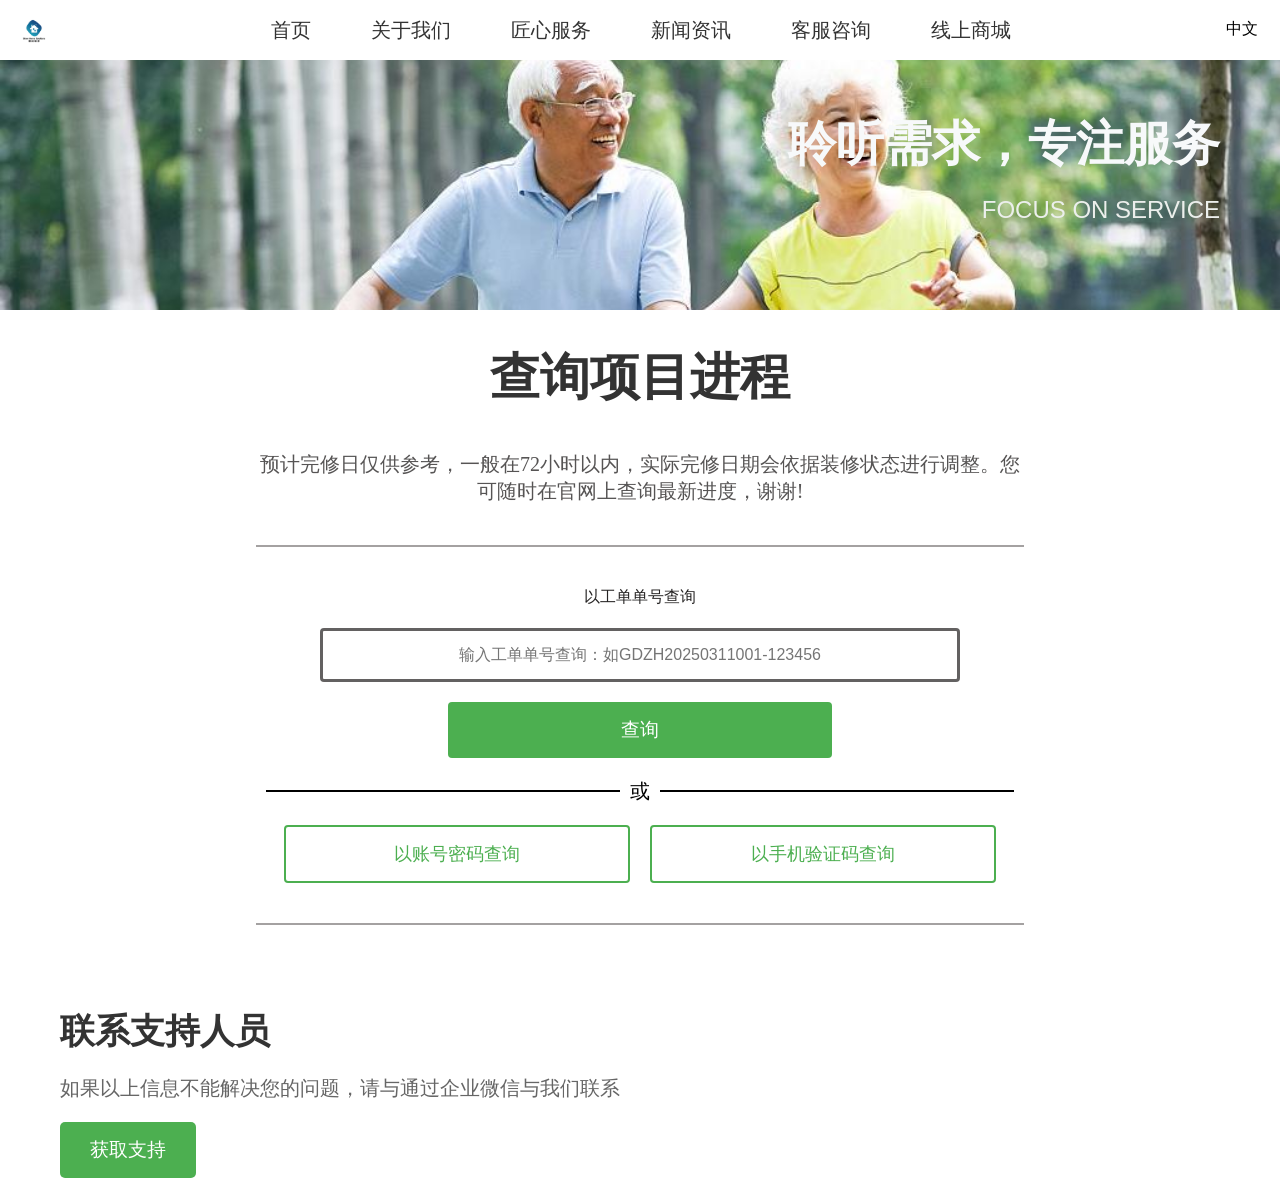
<file: contact.html>
<!DOCTYPE html>
<html lang="en">
<head>
    <meta charset="UTF-8">
    <meta name="viewport" content="width=device-width, initial-scale=1.0">
    <title>客服咨询</title>
    <link rel="stylesheet" href="contactstyle.css">
</head>

<body>
<!-- 顶部导航栏 -->
<div class="navbar">
    <div class="navbar-logo">
        <img src="logo.jpg" alt="标志">
    </div>
    <div class="navbar-menu">
        <a href="index.html">首页</a>
        <a href="about.html">关于我们</a>
        <a href="services.html">匠心服务</a>
        <a href="news.html">新闻资讯</a>
        <a href="contact.html">客服咨询</a>
        <a href="shop.html">线上商城</a>
    </div>
    <div class="language-switch">
            <option value="zh">中文</option>
    </div>
</div>




<div class="image-container">
    <img src="老人4.jpg" alt="走进银龄筑家" class="background-image">
    <div class="overlay-text">
        <h1>聆听需求，专注服务</h1>
        <h2>FOCUS ON SERVICE</h2>
    </div>
</div>























    <div class="container">
        <h1>查询项目进程</h1>
        <p class="info">
            预计完修日仅供参考，一般在72小时以内，实际完修日期会依据装修状态进行调整。您可随时在官网上查询最新进度，谢谢!
        
        </p>
        <hr>
        <div class="form-group">
            <label for="repair-number">以工单单号查询</label>
            <input type="text" id="repair-number" placeholder="输入工单单号查询：如GDZH20250311001-123456">
            <form action="liuchengtu.html" method="POST">
                <button type="submit" class="submit-btn">查询</button>
              </form>
              
        </div>
        <div class="divider">
            <div class="line"></div>
            <span class="text">或</span>
            <div class="line"></div>
        </div>
        <div class="query-options">
            <button class="query-btn">以账号密码查询 </button>
            <button class="query-btn">以手机验证码查询</button>
        </div>
    </div>


    <hr>
    <div class="containe">
        <h1>联系支持人员</h1>
        <p>如果以上信息不能解决您的问题，请与通过企业微信与我们联系</p>
        <form action="weixinma.html" method="POST">
        <button class="support-btn">获取支持</button>
          </form>
    </div>


</body>
</html>
</file>
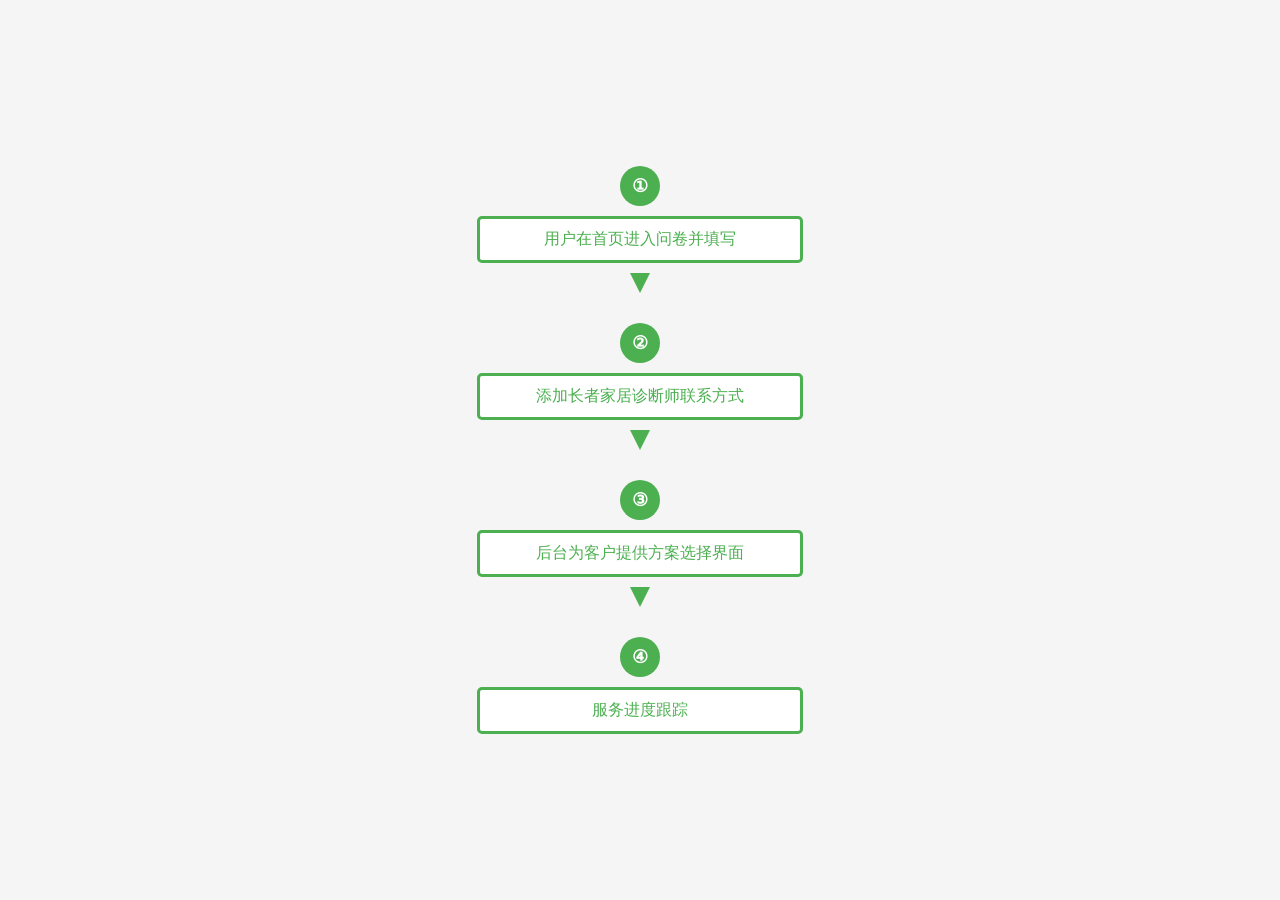
<file: liuchengtu.html>
<!DOCTYPE html>
<html lang="en">
<head>
    <meta charset="UTF-8">
    <meta name="viewport" content="width=device-width, initial-scale=1.0">
    <title>进度查询</title>
    <link rel="stylesheet" href="lichengtu.css">
    <style>
        /* 引入等宽字体 */
        @import url('https://fonts.googleapis.com/css2?family=Roboto+Mono:wght@400&display=swap');
    </style>
</head>
<body>
    <div class="flowchart">
        <div class="step">
            <div class="circle">①</div>
            <div class="description">
                <p>用户在首页进入问卷并填写</p>
            </div>
            <div class="arrow"></div>
        </div>
        <div class="step">
            <div class="circle">②</div>
            <div class="description">
                <p>添加长者家居诊断师联系方式</p>
            </div>
            <div class="arrow"></div>
        </div>
        <div class="step">
            <div class="circle">③</div>
            <div class="description">
                <p>后台为客户提供方案选择界面</p>
            </div>
            <div class="arrow"></div>
        </div>
        <div class="step">
            <div class="circle">④</div>
            <div class="description">
                <p>服务进度跟踪</p>
            </div>
        </div>
    </div>
</body>
</html>
</file>
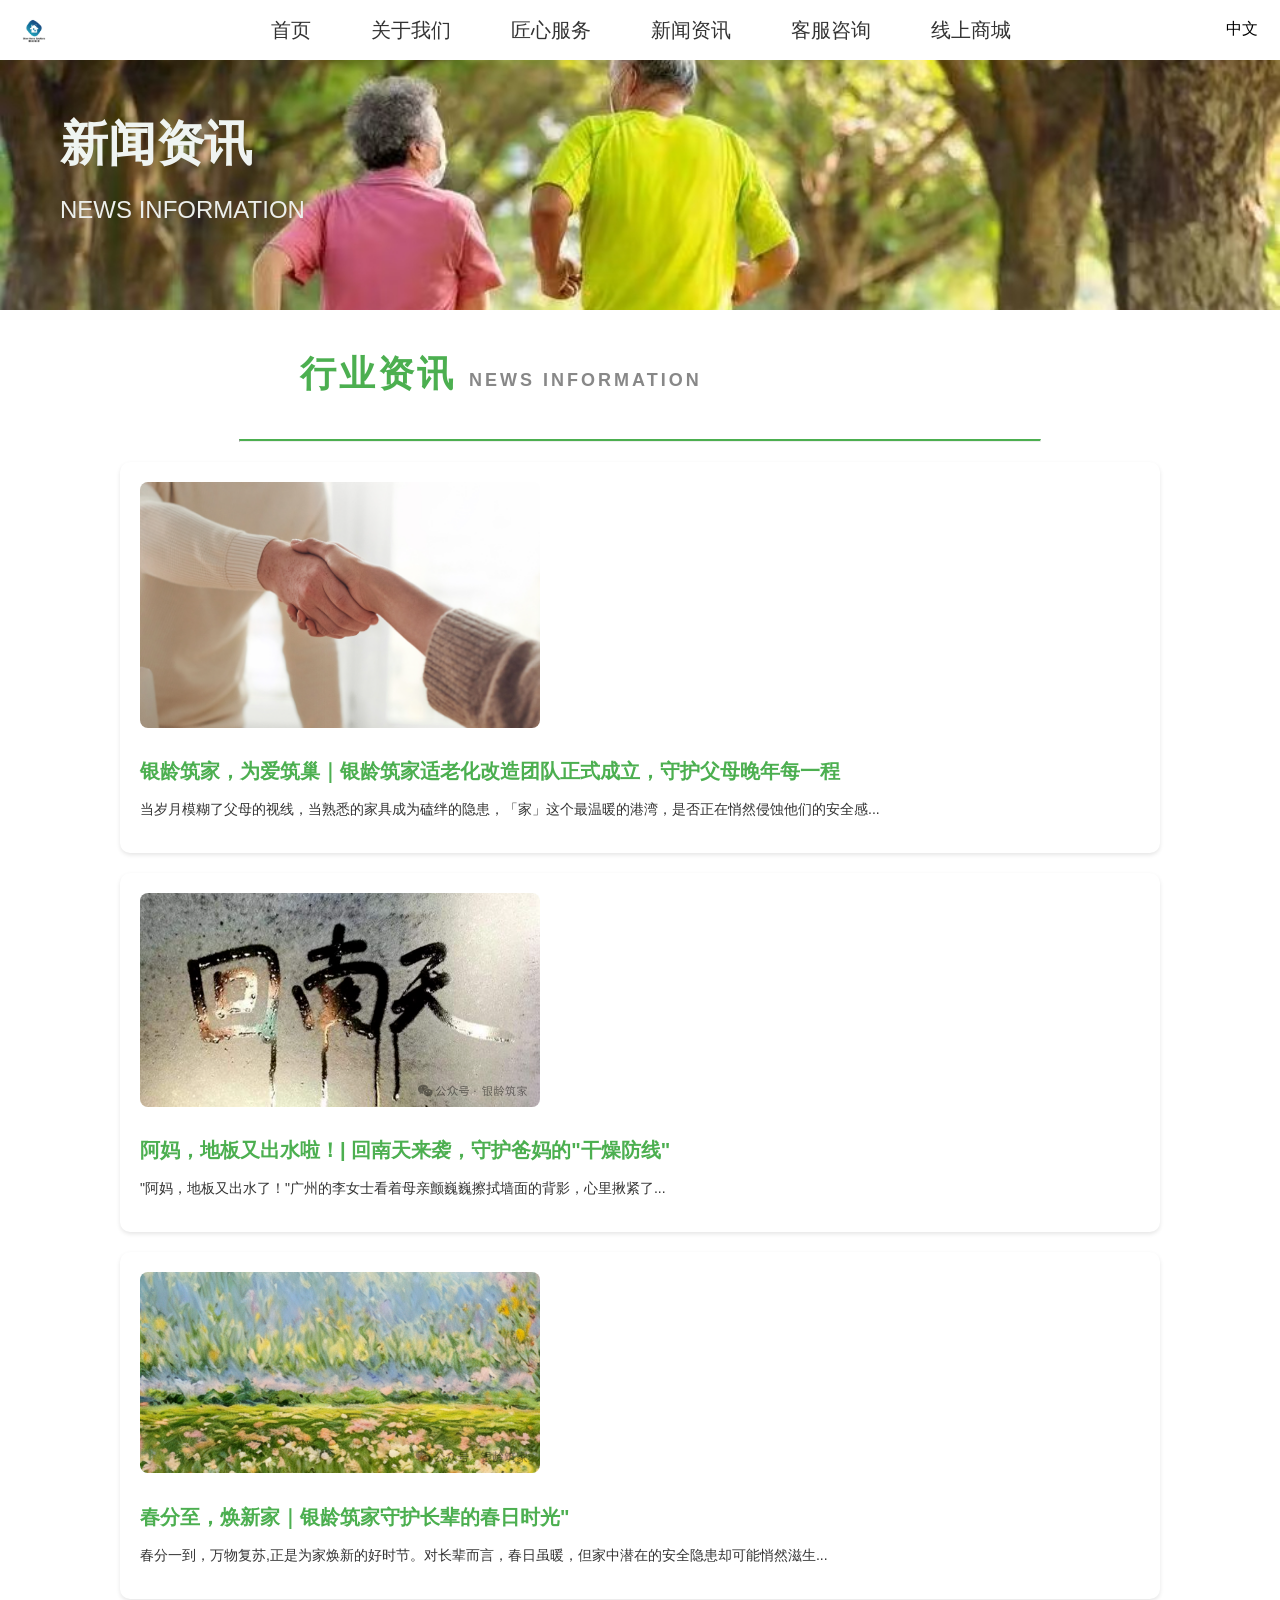
<file: news.html>
<!DOCTYPE html>
<html lang="en">
<head>
    <meta charset="UTF-8">
    <meta name="viewport" content="width=device-width, initial-scale=1.0">
    <title>客服咨询</title>
    <link rel="stylesheet" href="stylenews.css">
</head>

<body>
<!-- 顶部导航栏 -->
<div class="navbar">
    <div class="navbar-logo">
        <img src="logo.jpg" alt="标志">
    </div>
    <div class="navbar-menu">
        <a href="index.html">首页</a>
        <a href="about.html">关于我们</a>
        <a href="services.html">匠心服务</a>
        <a href="news.html">新闻资讯</a>
        <a href="contact.html">客服咨询</a>
        <a href="shop.html">线上商城</a>
    </div>
    <div class="language-switch">
            <option value="zh">中文</option>
    </div>
</div>




<div class="image-container">
    <img src="老人1.jpg" alt="走进银龄筑家" class="background-image">
    <div class="overlay-text">
        <h1>新闻资讯</h1>
        <h2>NEWS INFORMATION</h2>
    </div>
</div>








<header>
    <div class="content">
        <div class="video-case-title">
            <h1>行业资讯 <span>NEWS INFORMATION</span></h1>
        </div>
        <hr class="section-line">
        <div class="news-case">
            <!-- 新闻卡片1 -->
           <div class="news-card" onclick="window.location.href='https://mp.weixin.qq.com/s/X0nQo94d6IeDg9HcuWpL0Q'">
                <img src="为爱筑巢.jpg" alt="为爱筑巢">
                <h2>银龄筑家，为爱筑巢｜银龄筑家适老化改造团队正式成立，守护父母晚年每一程</h2>
                <p>当岁月模糊了父母的视线，当熟悉的家具成为磕绊的隐患，「家」这个最温暖的港湾，是否正在悄然侵蚀他们的安全感...</p>
            </div>

            <!-- 新闻卡片2 -->
            <div class="news-card" onclick="window.location.href='https://mp.weixin.qq.com/s/8Se7UXaTs_CFTaIdA_yaBg'">
                <img src="回南天.png" alt="【银龄筑家暖心防护指南 001】">
                <h2>阿妈，地板又出水啦！| 回南天来袭，守护爸妈的"干燥防线"</h2>
                <p>"阿妈，地板又出水了！"广州的李女士看着母亲颤巍巍擦拭墙面的背影，心里揪紧了...</p>
            </div>
            <!-- 新闻卡片3 -->
            <div class="news-card" onclick="window.location.href='https://mp.weixin.qq.com/s/8ubAbhK8nCnG9tAS7tqrew'">
                <img src="春分.png" alt="春分至，焕新家">
                <h2>春分至，焕新家｜银龄筑家守护长辈的春日时光"</h2>
                <p>春分一到，万物复苏,正是为家焕新的好时节。对长辈而言，春日虽暖，但家中潜在的安全隐患却可能悄然滋生...</p>
            </div>
        </div>
    </div>
</header>
</file>
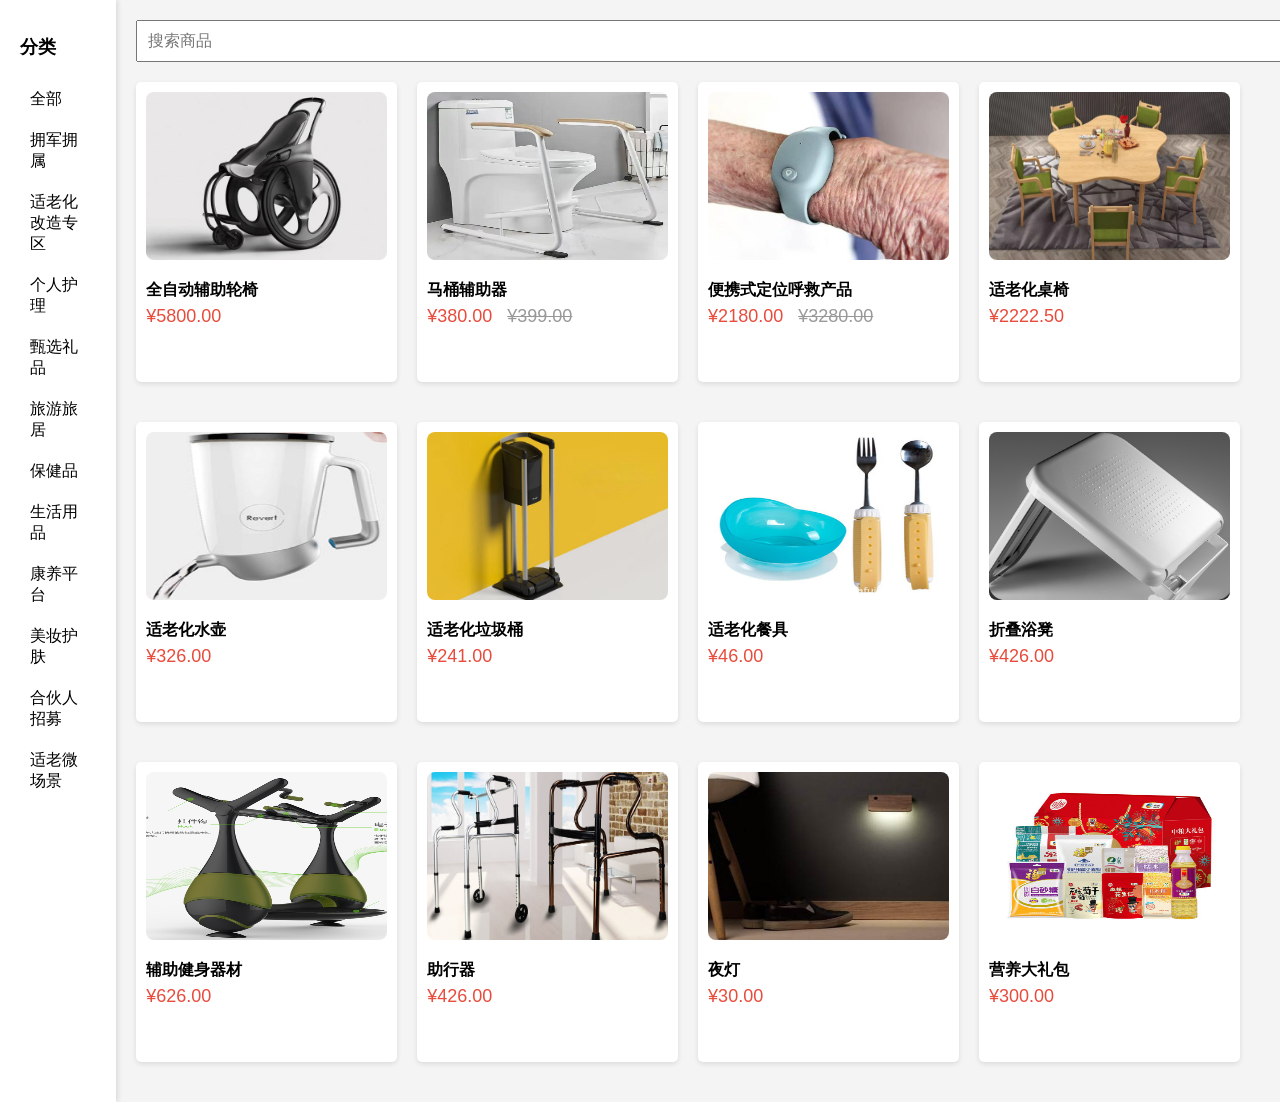
<file: shop.html>
<!DOCTYPE html>
<html lang="en">
<head>
    <meta charset="UTF-8">
    <meta name="viewport" content="width=device-width, initial-scale=1.0">
    <title>线上商城</title>
    <link rel="stylesheet" href="style.css">
</head>
<body>
    <div class="container">
        <div class="sidebar">
            <h2>分类</h2>
            <ul>
                <li>全部</li>
                <li>拥军拥属</li>
                <li>适老化改造专区</li>
                <li>个人护理</li>
                <li>甄选礼品</li>
                <li>旅游旅居</li>
                <li>保健品</li>
                <li>生活用品</li>
                <li>康养平台</li>
                <li>美妆护肤</li>
                <li>合伙人招募</li>
                <li>适老微场景</li>
            </ul>
        </div>
        <div class="main-content">
            <input type="text" placeholder="搜索商品">
            <div class="product-list">
                <div class="product">
                    <img src="商品1.jpg" alt="商品1">
                    <div class="product-info">
                        <h3>全自动辅助轮椅</h3>
                        <p>¥5800.00</p>
                    </div>
                </div>
                <div class="product">
                    <img src="商品2.jpg" alt="商品2">
                    <div class="product-info">
                        <h3>马桶辅助器</h3>
                        <p>¥380.00 <del>¥399.00</del></p>
                    </div>
                </div>
                <div class="product">
                    <img src="商品3.jpg" alt="商品3">
                    <div class="product-info">
                        <h3>便携式定位呼救产品</h3>
                        <p>¥2180.00 <del>¥3280.00</del></p>
                    </div>
                </div>
                <div class="product">
                    <img src="商品4.png" alt="商品4">
                    <div class="product-info">
                        <h3>适老化桌椅</h3>
                        <p>¥2222.50</p>
                    </div>
                </div>
                <div class="product">
                    <img src="商品5.png" alt="商品5">
                    <div class="product-info">
                        <h3>适老化水壶</h3>
                        <p>¥326.00</p>
                    </div>
                </div>
                <div class="product">
                    <img src="商品6.jpg" alt="商品6">
                    <div class="product-info">
                        <h3>适老化垃圾桶</h3>
                        <p>¥241.00</p>
                    </div>
                </div>
                <div class="product">
                    <img src="商品7.jpg" alt="商品7">
                    <div class="product-info">
                        <h3>适老化餐具</h3>
                        <p>¥46.00</p>
                    </div>
                </div>
                <div class="product">
                    <img src="商品8.png" alt="商品8">
                    <div class="product-info">
                        <h3>折叠浴凳</h3>
                        <p>¥426.00</p>
                    </div>
                </div>
                <div class="product">
                    <img src="商品9.png" alt="商品9">
                    <div class="product-info">
                        <h3>辅助健身器材</h3>
                        <p>¥626.00</p>
                    </div>
                </div>
                <div class="product">
                    <img src="商品10.png" alt="商品10">
                    <div class="product-info">
                        <h3>助行器</h3>
                        <p>¥426.00</p>
                    </div>
                </div>
                <div class="product">
                    <img src="商品11.png" alt="商品11">
                    <div class="product-info">
                        <h3>夜灯</h3>
                        <p>¥30.00</p>
                    </div>
                </div>
                <div class="product">
                    <img src="商品12.jpg" alt="商品12">
                    <div class="product-info">
                        <h3>营养大礼包</h3>
                        <p>¥300.00</p>
                    </div>
                </div>
            </div>
        </div>
    </div>
</body>
</html>
</file>
<file: contactstyle.css>
body {
    margin: 0;
    font-family: Arial, sans-serif;
}

.navbar {
    display: flex;
    align-items: center;
    justify-content: space-between;
    background-color: #fff;
    padding: 10px 20px;
    box-shadow: 0 2px 4px rgba(0, 0, 0, 0.1);
}

.navbar-logo {
    display: flex;
    align-items: center;
}

.navbar-logo img {
    height: 40px;
    margin-right: 10px;
}

.navbar-menu {
    display: flex;
    gap: 60px;
}

.navbar-menu a {
    text-decoration: none;
    color: #333;
    font-size: 20px;
    transition: color 0.3s, text-decoration 0.3s;
    position: relative;
}

.navbar-menu a::after {
    content: ''; /* 下划线的内容为空 */
    position: absolute;
    bottom: -2px; /* 下划线的位置 */
    left: 0;
    width: 0; /* 初始宽度为 0 */
    height: 2px; /* 下划线高度 */
    background-color: #4CAF50; /* 下划线颜色 */
    transition: width 0.3s; /* 动画效果 */
}

.navbar-menu a:hover {
    color: #4CAF50;
}

.navbar-menu a:hover::after {
    width: 100%; /* 悬停时下划线扩展到整个文字 */
}

.language-switch {
    display: flex;
    align-items: center;
    gap: 10px;
}

.language-switch img {
    height: 20px;
    width: auto;
}

.language-switch select {
    border: none;
    background: none;
    font-size: 18px;
    cursor: pointer;
}

.language-switch select:focus {
    outline: none;
}
/* 图片容器样式 */
.image-container {
    position: relative;
    width: 100%;
    height: 250px; /* 设置图片容器的高度 */
    overflow: hidden;
}

/* 图片样式 */
.background-image {
    width: 100%;
    height: 100%;
    object-fit: cover;
}

/* 文字覆盖样式 */
.overlay-text {
    position: absolute;
    top: 20px;
    right: 60px;
    text-align: right;
    font-size: 36px;
}

/* 文字样式 */
.overlay-text h1 {
    font-size: 48px;
    font-weight: bold;
    margin-bottom: 10px;
    color: rgb(247, 249, 250);
}

.overlay-text h2 {
    font-size: 24px;
    font-weight: normal;
    color: rgb(236, 239, 236);
}












































.container {
    text-align: center; /* 让所有直接子元素居中 */
}

.container h1 {
    text-align: center;
    color: #333;
    font-size: 50px;
}

.info {
    color: #565454;
    margin-bottom: 30px;
    font-size: 20px;
    margin: 40px auto; /* 上下 40px，左右自动居中 */
    width: 60%; /* 控制宽度，使其不会过宽 */
    font-family: serif;
}

hr {
    border: 0;
    height: 3px;
    width: 60%;
    background-color: rgb(164, 161, 161);
    margin: 40px auto;
}

.form-group {
    margin-bottom: 20px;
    text-align: center; /* 让 label 居中 */
}

.form-group label {
    display: block;
    margin-bottom: 5px;
    color: #262424;
    font-size: 16px;
}

.form-group input {
    width: 50%; /* 调整输入框宽度 */
    padding: 15px;
    border: 3px solid #636161;
    border-radius: 4px;
    box-sizing: border-box;
    margin: 20px auto; /* 让输入框居中 */
    text-align: center;
    font-size: 16px;
    display: block; /* 让其在 div 内独占一行 */
}

.submit-btn {
    width: 30%;
    padding: 15px;
    border: none;
    border-radius: 4px;
    background-color: #4CAF50;
    color: #fff;
    cursor: pointer;
    font-size: 19px;
    display: block;
    margin: 20px auto;
}

.submit-btn:hover {
    background-color: #45A049;
}

.divider {
    display: flex;
    align-items: center;
    justify-content: center;
    width: 60%;
    margin: 20px auto;
}

.line {
    flex-grow: 1;
    height: 2px;
    background-color: #000;
    margin: 0 10px;
}

.text {
    font-size: 20px;
    color: #000;
}

.query-options {
    display: flex;
    justify-content: center; /* 让按钮整体居中 */
    gap: 20px;
    width: 60%;
    margin: 20px auto;
}

.query-btn {
    flex: 0 0 45%;
    padding: 15px;
    border: 2px solid #4CAF50;
    border-radius: 4px;
    background-color: #fff;
    color: #4CAF50;
    cursor: pointer;
    font-size: 18px;
    text-align: center;
}

.query-btn:hover {
    background-color: #4CAF50;
    color: white;
}

hr {
    border: 0;
    height: 2px;
    width: 60%;
    background-color: rgb(164, 161, 161);
    margin: 40px auto;
}








.containe {
    max-width: 600px;
    padding: 20px;
    text-align: left; /* 所有内容左对齐 */
    margin-left: 40px;
}

h1 {
    font-size: 35px;
    color: #333;
    margin-bottom: 20px;
    text-align: left; 
    
}

p {
    font-size: 20px;
    color: #666;
    margin-bottom: 20px;
    font-family:serif;
}

.support-btn {
    padding: 15px 30px;
    font-size: 19px;
    color: #fff;
    background-color: #4CAF50;
    border: none;
    border-radius: 5px;
    cursor: pointer;
    transition: background-color 0.3s;
}

.support-btn:hover {
    background-color: #4CAF50;
}
</file>
<file: lichengtu.css>
body {
    font-family: 'Arial', sans-serif;
    margin: 0;
    padding: 0;
    background-color: #f5f5f5;
    display: flex;
    justify-content: center;
    align-items: center;
    height: 100vh; /* 使body占满整个视口高度 */
}

.flowchart {
    display: flex;
    flex-direction: column;
    align-items: center;
    gap: 30px; /* Increased space between steps */
}

.step {
    display: flex;
    flex-direction: column;
    align-items: center;
    text-align: center;
    gap: 10px;
}

.circle {
    width: 40px;
    height: 40px;
    border-radius: 50%;
    background-color: #4CAF50;
    color: #fff;
    display: flex;
    justify-content: center;
    align-items: center;
    font-size: 18px;
    font-weight: bold;
}

.description {
    border: 3px solid  #4CAF50;
    padding: 10px;
    width: 300px;
    border-radius: 5px;
    background-color: #fff;
}

.description p {
    margin: 0;
    color:#4CAF50;
}

/* Arrow styles */
.arrow {
    width: 0;
    height: 0;
    border-left: 10px solid transparent;
    border-right: 10px solid transparent;
    border-top: 20px solid #4CAF50;
}

/* 响应式设计 */
@media (max-width: 768px) {
    .flowchart {
        gap: 20px;
    }

    .circle {
        width: 30px;
        height: 30px;
        font-size: 14px;
    }

    .description {
        width: 250px;
    }

    .arrow {
        border-top-width: 15px;
    }
}
</file>
<file: stylenews.css>
body {
    margin: 0;
    font-family: Arial, sans-serif;
}

.navbar {
    display: flex;
    align-items: center;
    justify-content: space-between;
    background-color: #fff;
    padding: 10px 20px;
    box-shadow: 0 2px 4px rgba(0, 0, 0, 0.1);
}

.navbar-logo {
    display: flex;
    align-items: center;
}

.navbar-logo img {
    height: 40px;
    margin-right: 10px;
}

.navbar-menu {
    display: flex;
    gap: 60px;
}

.navbar-menu a {
    text-decoration: none;
    color: #333;
    font-size: 20px;
    transition: color 0.3s, text-decoration 0.3s;
    position: relative;
}

.navbar-menu a::after {
    content: ''; /* 下划线的内容为空 */
    position: absolute;
    bottom: -2px; /* 下划线的位置 */
    left: 0;
    width: 0; /* 初始宽度为 0 */
    height: 2px; /* 下划线高度 */
    background-color: #4CAF50; /* 下划线颜色 */
    transition: width 0.3s; /* 动画效果 */
}

.navbar-menu a:hover {
    color: #4CAF50;
}

.navbar-menu a:hover::after {
    width: 100%; /* 悬停时下划线扩展到整个文字 */
}

.language-switch {
    display: flex;
    align-items: center;
    gap: 10px;
}

.language-switch img {
    height: 20px;
    width: auto;
}

.language-switch select {
    border: none;
    background: none;
    font-size: 18px;
    cursor: pointer;
}

.language-switch select:focus {
    outline: none;
}
/* 图片容器样式 */
.image-container {
    position: relative;
    width: 100%;
    height: 250px; /* 设置图片容器的高度 */
    overflow: hidden;
}

/* 图片样式 */
.background-image {
    width: 100%;
    height: 100%;
    object-fit: cover;
}

/* 文字覆盖样式 */
.overlay-text {
    position: absolute;
    top: 20px;
    left: 60px;
    text-align: left;
    font-size: 36px;
}

/* 文字样式 */
.overlay-text h1 {
    font-size: 48px;
    font-weight: bold;
    margin-bottom: 10px;
    color: rgb(239, 244, 241);
}

.overlay-text h2 {
    font-size: 24px;
    font-weight: normal;
    color: rgb(236, 239, 236);
}












/* 行业资讯标题 */
.video-case-title {
    text-align: left; /* 左对齐 */
    margin: 40px 0;
}

.video-case-title h1 {
    font-size: 36px;
    font-weight: bold;
    margin-left: 300px;
    color: #4CAF50;
    letter-spacing: 3px; /* 字母间距 */
}

.video-case-title span {
    font-size: 18px;
    color: #888;
}

/* 横线样式 */
.section-line {
    border-top: 2px solid #4CAF50; /* 横线的颜色 */
    width: 800px; /* 横线的长度 */
    margin-top: 10px;
}

/* 新闻内容部分 */
.news-case {
    display: flex;
    flex-direction: column; /* 每条新闻一行 */
    gap: 20px;
    
    margin: 20px;
    align-items: center;
}

/* 新闻卡片样式 */
.news-card {
    background-color: white;
    border-radius: 10px;
    box-shadow: 0 2px 4px rgba(0, 0, 0, 0.1);
    width: 100%; /* 让卡片占满整行 */
    text-align: left; /* 左对齐 */
    max-width: 1000px;
    padding: 20px;
    cursor: pointer; /* 使卡片可点击 */
    transition: transform 0.3s ease, box-shadow 0.3s ease;
}

.news-card:hover {
    transform: scale(1.05); /* 增加缩放效果 */
    box-shadow: 0 4px 8px rgba(0, 0, 0, 0.2); /* 增强阴影 */
}

.news-card img {
    width: 40%;
    height: 20%;
    height: auto;
    border-radius: 8px;
    margin-bottom: 10px;
}

.news-card h2 {
    color: #4CAF50;
    font-size: 20px;
    margin-bottom: 10px;
}

.news-card p {
    color: #333;
    font-size: 14px;
    line-height: 20px;
}

/* 点击按钮样式 */
.cta {
    text-align: center;
    margin-top: 30px;
}

.cta-button {
    display: inline-block;
    background-color: #4CAF50;
    color: white;
    padding: 12px 30px;
    font-size: 18px;
    text-decoration: none;
    border-radius: 5px;
    transition: background-color 0.3s ease;
}

.cta-button:hover {
    background-color: #45a049;
}
</file>
<file: style.css>
body {
    font-family: Arial, sans-serif;
    margin: 0;
    padding: 0;
    background-color: #f4f4f4;
}

.container {
    display: flex;
}

.sidebar {
    width: 200px;
    background-color: #fff;
    padding: 20px;
    box-shadow: 2px 0 5px rgba(0,0,0,0.1);
}

.sidebar h2 {
    font-size: 18px;
    margin-bottom: 20px;
}

.sidebar ul {
    list-style-type: none;
    padding: 0;
}

.sidebar li {
    padding: 10px;
    cursor: pointer;
}

.sidebar li:hover {
    background-color: #f0f0f0;
}

.main-content {
    flex-grow: 1;
    padding: 20px;
}

.main-content input {
    width: 100%;
    padding: 10px;
    margin-bottom: 20px;
    font-size: 16px;
}

.product-list {
    display: flex;
    flex-wrap: wrap;
    gap: 20px;
}

.product {
    background-color: #fff;
    border-radius: 5px;
    box-shadow: 0 2px 5px rgba(0,0,0,0.1);
    width: calc(25% - 20px); /* 每行显示4个产品 */
    box-sizing: border-box;
    padding: 10px;
    display: flex;
    flex-direction: column;
    margin-bottom: 20px; /* 增加每个产品框的外边距 */
    height: 300px; /* 固定商品卡片高度 */
}

.product img {
    width: 100%; /* 图片宽度100% */
    height: 60%; /* 图片高度为卡片高度的60% */
    border-radius: 8px;
    margin-bottom: 10px;
}

.product-info {
    padding-top: 10px;
    flex-grow: 1; /* 使信息部分填充剩余空间 */
}

.product h3 {
    margin: 0;
    font-size: 16px;
}

.product p {
    margin: 5px 0 0;
    color: #e74c3c;
    font-size: 18px;
}

.product del {
    color: #999;
    margin-left: 10px;
}

/* 适配小屏幕设备，改为垂直排列 */
@media (max-width: 768px) {
    .product {
        width: calc(50% - 20px); /* 每行显示2个产品 */
        height: auto; /* 自动调整高度 */
    }
}
</file>
